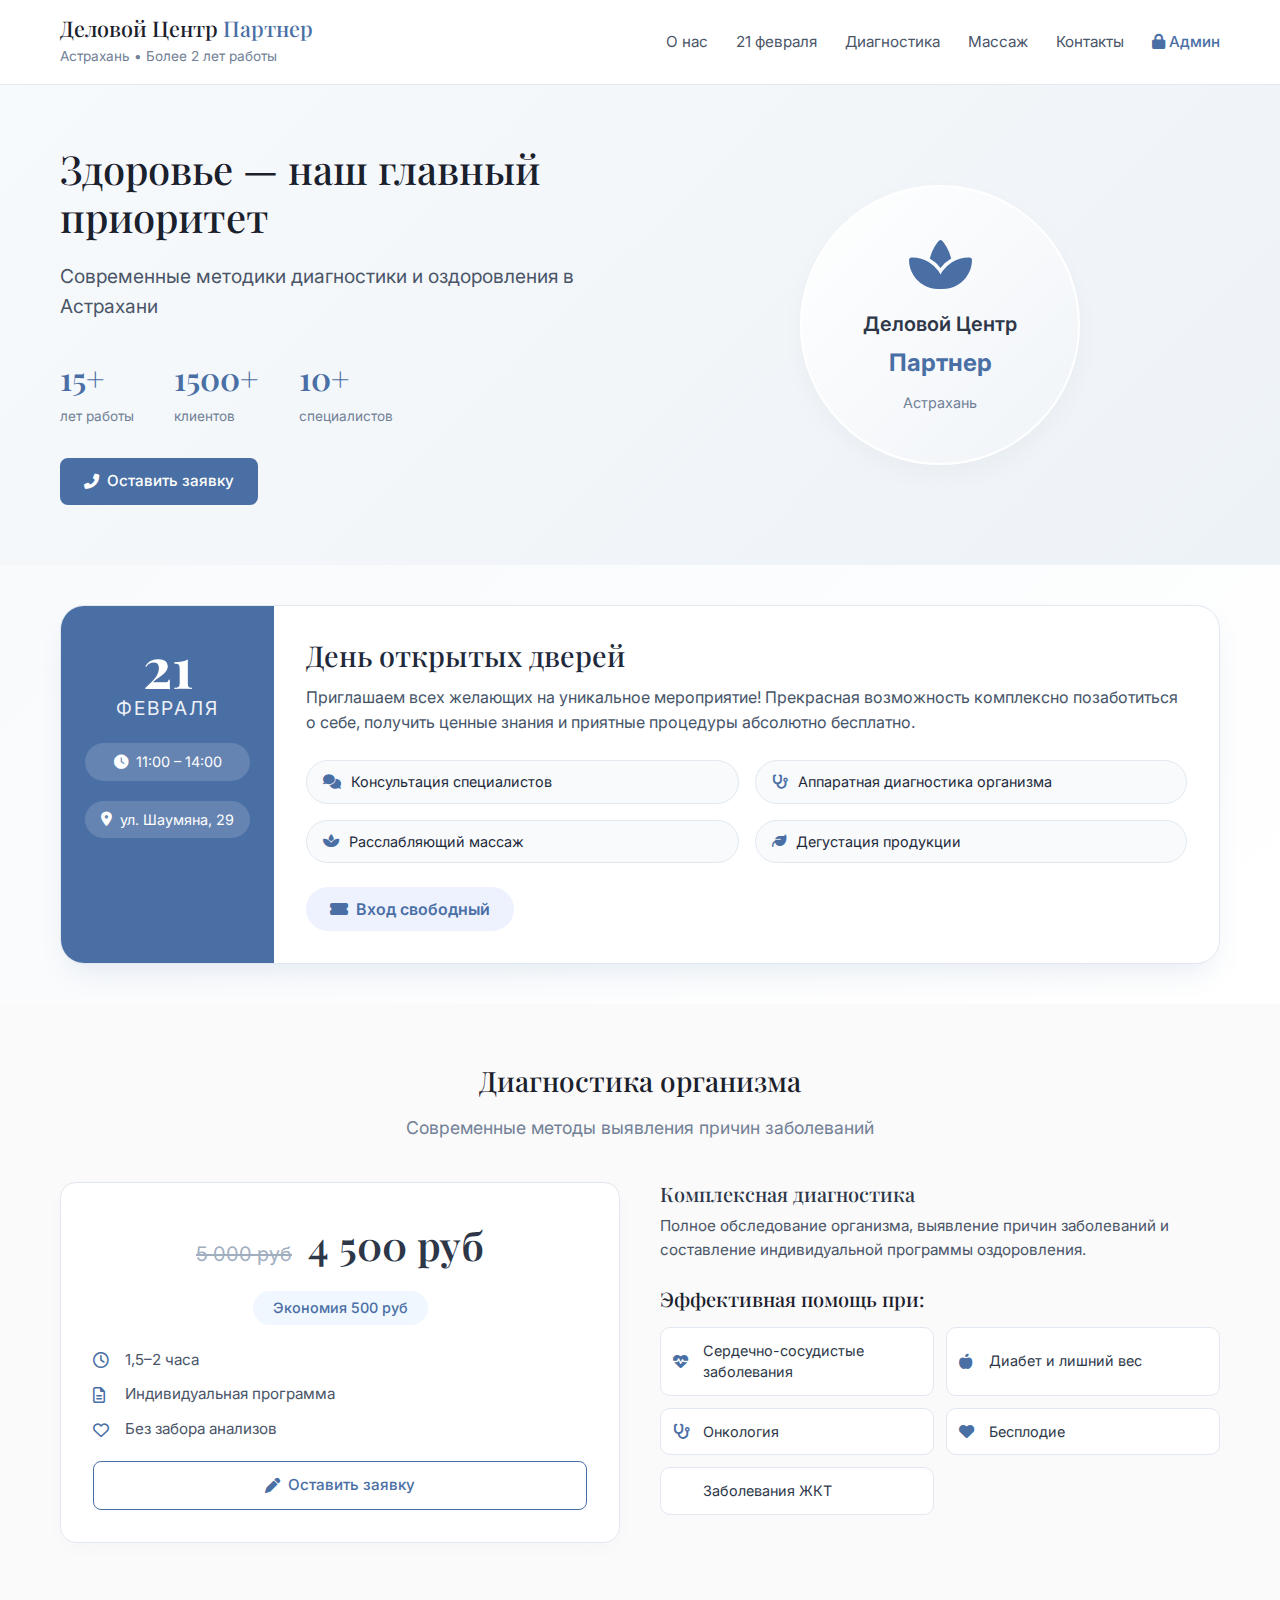
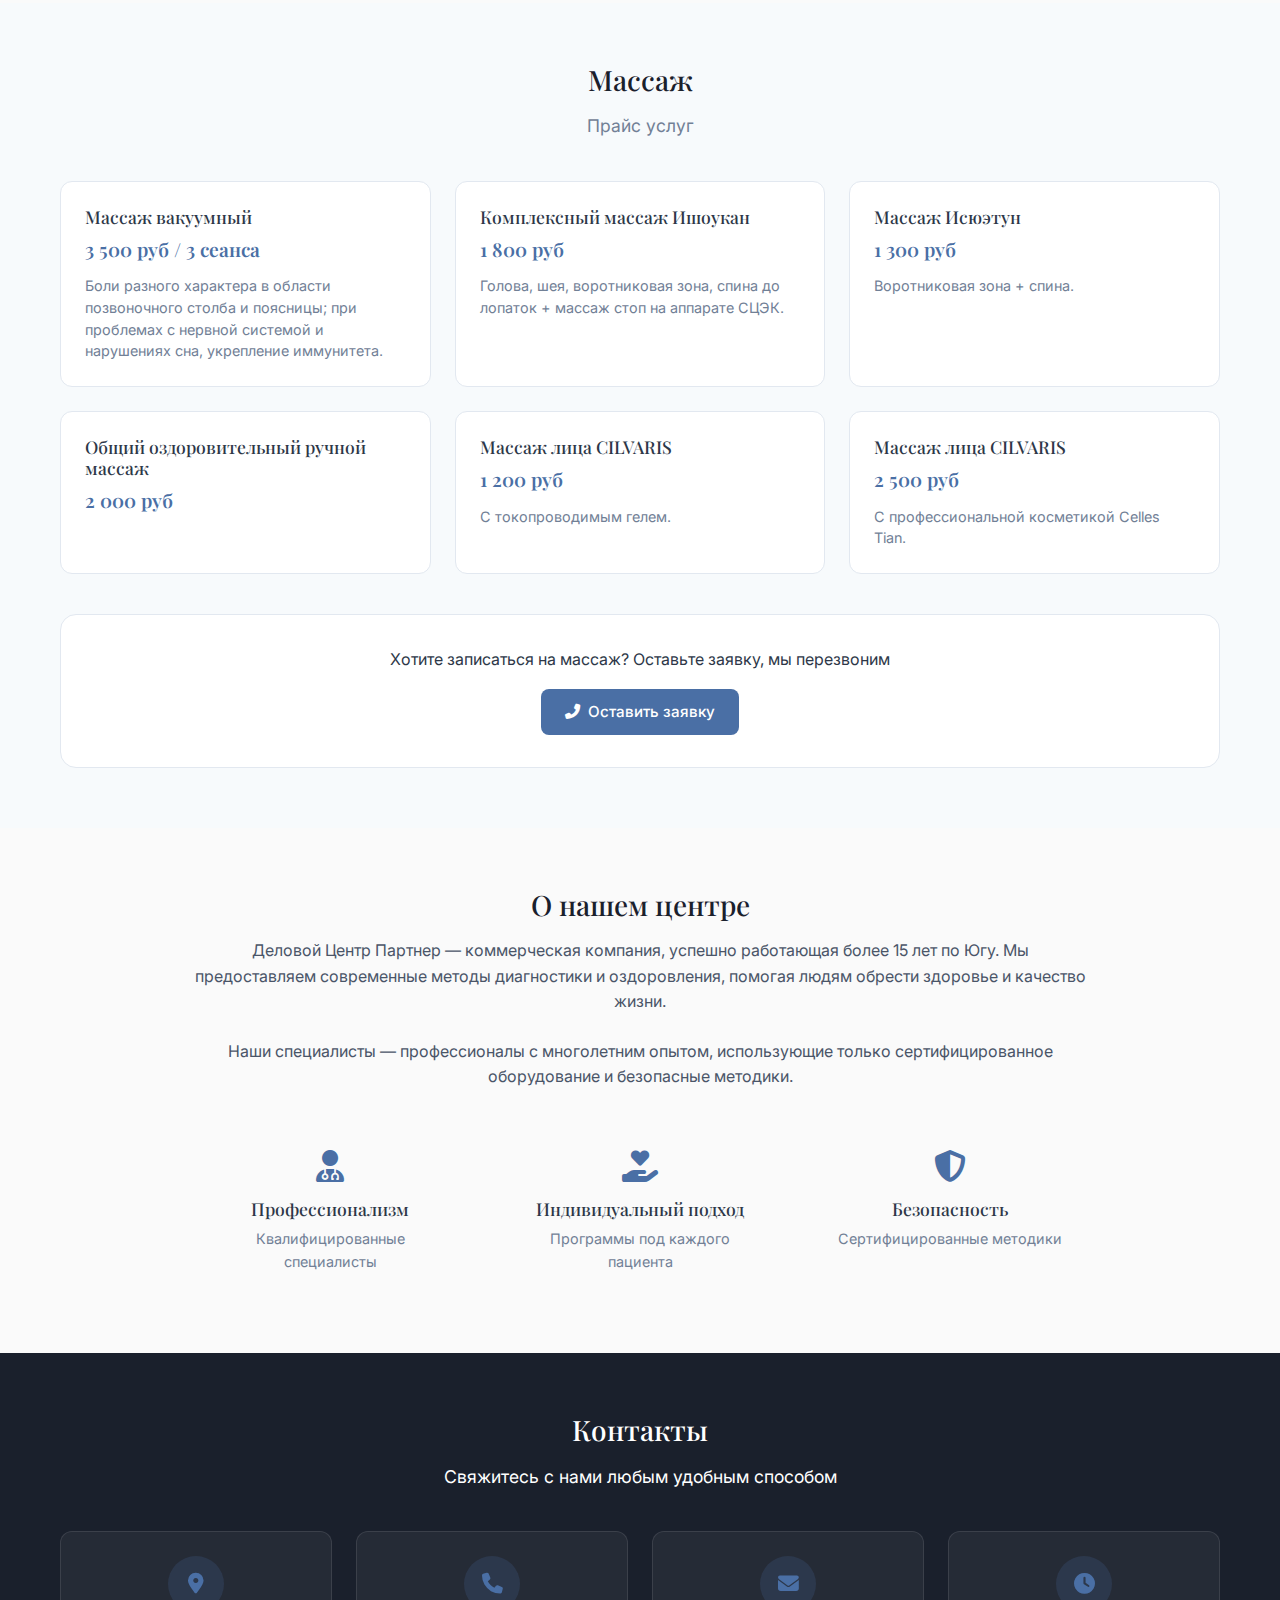
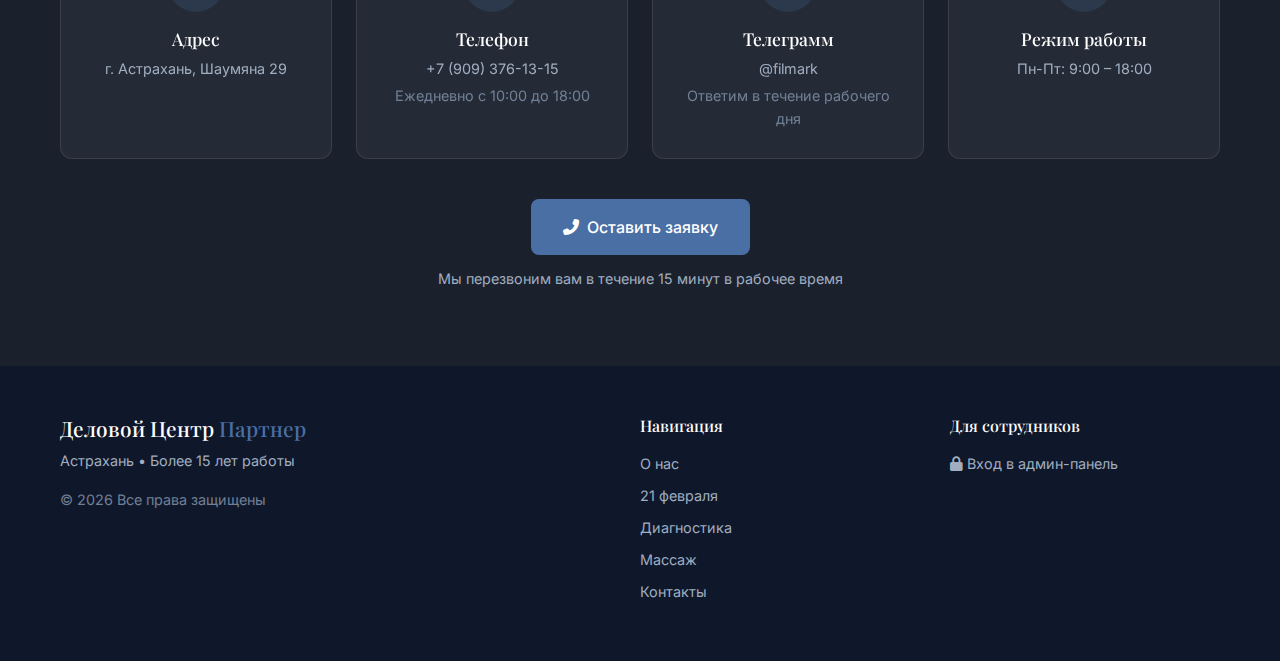
<file: index.html>
<!DOCTYPE html>
<html lang="ru">
<head>
    <meta charset="UTF-8">
    <meta name="viewport" content="width=device-width, initial-scale=1.0">
    <title>Деловой Центр Партнер | Астрахань</title>
    <link rel="icon" href="logo.png" type="image/x-icon">
    <link rel="stylesheet" href="style.css">
    <link rel="stylesheet" href="https://cdnjs.cloudflare.com/ajax/libs/font-awesome/6.4.0/css/all.min.css">
    <link rel="preconnect" href="https://fonts.googleapis.com">
    <link rel="preconnect" href="https://fonts.gstatic.com" crossorigin>
    <link href="https://fonts.googleapis.com/css2?family=Inter:wght@300;400;500;600&family=Playfair+Display:wght@400;500&display=swap" rel="stylesheet">
    <link rel="icon" type="image/x-icon" href="favicon.ico">
</head>
<body>
    <header>
        <div class="container">
            <div class="logo">
                <h1>Деловой Центр <span>Партнер</span></h1>
                <p>Астрахань • Более 2 лет работы</p>
            </div>
            
            <nav class="desktop-nav">
                <ul>
                    <li><a href="#about">О нас</a></li>
                    <li><a href="#event">21 февраля</a></li>
                    <li><a href="#diagnostics">Диагностика</a></li>
                    <li><a href="#massage">Массаж</a></li>
                    <li><a href="#contact">Контакты</a></li>
                    <li><a href="admin.html" class="nav-admin"><i class="fas fa-lock"></i> Админ</a></li>
                </ul>
            </nav>
            
            <button class="mobile-menu-btn">
                <i class="fas fa-bars"></i>
            </button>
        </div>
        
        <div class="mobile-nav">
            <ul>
                <li><a href="#about">О нас</a></li>
                <li><a href="#event">21 февраля</a></li>
                <li><a href="#diagnostics">Диагностика</a></li>
                <li><a href="#massage">Массаж</a></li>
                <li><a href="#contact">Контакты</a></li>
                <li><a href="admin.html"><i class="fas fa-lock"></i> Админ</a></li>
                <li><button class="close-mobile-menu"><i class="fas fa-times"></i></button></li>
            </ul>
        </div>
    </header>

    <section class="hero-section">
        <div class="container">
            <div class="hero-content">
                <div class="hero-text">
                    <h2>Здоровье — наш главный приоритет</h2>
                    <p>Современные методики диагностики и оздоровления в Астрахани</p>
                    <div class="hero-stats">
                        <div class="stat">
                            <span class="stat-number">15+</span>
                            <span class="stat-label">лет работы</span>
                        </div>
                        <div class="stat">
                            <span class="stat-number">1500+</span>
                            <span class="stat-label">клиентов</span>
                        </div>
                        <div class="stat">
                            <span class="stat-number">10+</span>
                            <span class="stat-label">специалистов</span>
                        </div>
                    </div>
                    <div class="hero-buttons">
                        <a href="booking.html" class="btn-primary">
                            <i class="fas fa-phone-alt"></i> Оставить заявку
                        </a>
                    </div>
                </div>
                
                <div class="hero-visual">
                    <div class="circle-placeholder">
                        <div class="circle-content">
                            <i class="fas fa-spa"></i>
                            <p class="circle-title">Деловой Центр</p>
                            <p class="circle-subtitle">Партнер</p>
                            <p class="circle-location">Астрахань</p>
                        </div>
                    </div>
                </div>
            </div>
        </div>
    </section>

    <!-- День открытых дверей -->
<section class="event-section">
    <div class="container">
        <div class="event-card-modern">
            <div class="event-left">
                <div class="event-badge">
                    <span class="event-day">21</span>
                    <span class="event-month">февраля</span>
                </div>
                <div class="event-time">
                    <i class="fas fa-clock"></i> 11:00 – 14:00
                </div>
                <div class="event-place">
                    <i class="fas fa-map-marker-alt"></i> ул. Шаумяна, 29
                </div>
            </div>
            
            <div class="event-right">
                <h2>День открытых дверей</h2>
                <p class="event-intro">Приглашаем всех желающих на уникальное мероприятие! Прекрасная возможность комплексно позаботиться о себе, получить ценные знания и приятные процедуры абсолютно бесплатно.</p>
                
                <div class="event-highlights">
                    <div class="highlight-item">
                        <i class="fas fa-comments"></i>
                        <span>Консультация специалистов</span>
                    </div>
                    <div class="highlight-item">
                        <i class="fas fa-stethoscope"></i>
                        <span>Аппаратная диагностика организма</span>
                    </div>
                    <div class="highlight-item">
                        <i class="fas fa-spa"></i>
                        <span>Расслабляющий массаж</span>
                    </div>
                    <div class="highlight-item">
                        <i class="fas fa-leaf"></i>
                        <span>Дегустация продукции</span>
                    </div>
                </div>
                
                <div class="event-note">
                    <i class="fas fa-ticket-alt"></i> Вход свободный
                </div>
            </div>
        </div>
    </div>
</section>

    <section id="diagnostics" class="section">
        <div class="container">
            <div class="section-header">
                <h2>Диагностика организма</h2>
                <p class="section-subtitle">Современные методы выявления причин заболеваний</p>
            </div>
            
            <div class="diagnostics-content">
                <div class="price-card">
                    <div class="price-header">
                        <div class="price-old">5 000 руб</div>
                        <div class="price-new">4 500 руб</div>
                    </div>
                    <div class="price-discount">Экономия 500 руб</div>
                    <div class="price-features">
                        <div class="feature">
                            <i class="far fa-clock"></i>
                            <span>1,5–2 часа</span>
                        </div>
                        <div class="feature">
                            <i class="far fa-file-alt"></i>
                            <span>Индивидуальная программа</span>
                        </div>
                        <div class="feature">
                            <i class="far fa-heart"></i>
                            <span>Без забора анализов</span>
                        </div>
                    </div>
                    <a href="booking.html" class="btn-outline" style="margin-top: 20px; width: 100%;">
                        <i class="fas fa-pen"></i> Оставить заявку
                    </a>
                </div>
                
                <div class="diagnostics-info">
                    <div class="service-group">
                        <h3>Комплексная диагностика</h3>
                        <p>Полное обследование организма, выявление причин заболеваний и составление индивидуальной программы оздоровления.</p>
                    </div>
                    
                    <h3>Эффективная помощь при:</h3>
                    <div class="conditions-grid">
                        <div class="condition">
                            <i class="fas fa-heartbeat"></i>
                            <span>Сердечно-сосудистые заболевания</span>
                        </div>
                        <div class="condition">
                            <i class="fas fa-apple-alt"></i>
                            <span>Диабет и лишний вес</span>
                        </div>
                        <div class="condition">
                            <i class="fas fa-stethoscope"></i>
                            <span>Онкология</span>
                        </div>
                        <div class="condition">
                            <i class="fas fa-heart"></i>
                            <span>Бесплодие</span>
                        </div>
                        <div class="condition">
                            <i class="fas fa-digestive-tract"></i>
                            <span>Заболевания ЖКТ</span>
                        </div>
                    </div>
                </div>
            </div>
        </div>
    </section>

    <section id="massage" class="section light-bg">
        <div class="container">
            <div class="section-header">
                <h2>Массаж</h2>
                <p class="section-subtitle">Прайс услуг</p>
            </div>
            
            <div class="services-grid">
                <div class="service-card">
                    <h3>Массаж вакуумный</h3>
                    <div class="service-price">3 500 руб / 3 сеанса</div>
                    <p class="service-desc">Боли разного характера в области позвоночного столба и поясницы; при проблемах с нервной системой и нарушениях сна, укрепление иммунитета.</p>
                </div>
                
                <div class="service-card">
                    <h3>Комплексный массаж Ишоукан</h3>
                    <div class="service-price">1 800 руб</div>
                    <p class="service-desc">Голова, шея, воротниковая зона, спина до лопаток + массаж стоп на аппарате СЦЭК.</p>
                </div>
                
                <div class="service-card">
                    <h3>Массаж Исюэтун</h3>
                    <div class="service-price">1 300 руб</div>
                    <p class="service-desc">Воротниковая зона + спина.</p>
                </div>
                
                <div class="service-card">
                    <h3>Общий оздоровительный ручной массаж</h3>
                    <div class="service-price">2 000 руб</div>
                </div>
                
                <div class="service-card">
                    <h3>Массаж лица CILVARIS</h3>
                    <div class="service-price">1 200 руб</div>
                    <p class="service-desc">С токопроводимым гелем.</p>
                </div>
                
                <div class="service-card">
                    <h3>Массаж лица CILVARIS</h3>
                    <div class="service-price">2 500 руб</div>
                    <p class="service-desc">С профессиональной косметикой Celles Tian.</p>
                </div>
            </div>
            
            <div class="services-cta">
                <p>Хотите записаться на массаж? Оставьте заявку, мы перезвоним</p>
                <a href="booking.html" class="btn-primary">
                    <i class="fas fa-phone-alt"></i> Оставить заявку
                </a>
            </div>
        </div>
    </section>

    <section id="about" class="section">
        <div class="container">
            <div class="about-content">
                <div class="about-text">
                    <h2>О нашем центре</h2>
                    <p>Деловой Центр Партнер — коммерческая компания, успешно работающая более 15 лет по Югу. Мы предоставляем современные методы диагностики и оздоровления, помогая людям обрести здоровье и качество жизни.</p>
                    <p>Наши специалисты — профессионалы с многолетним опытом, использующие только сертифицированное оборудование и безопасные методики.</p>
                    
                    <div class="values">
                        <div class="value-item">
                            <i class="fas fa-user-md"></i>
                            <h4>Профессионализм</h4>
                            <p>Квалифицированные специалисты</p>
                        </div>
                        <div class="value-item">
                            <i class="fas fa-hand-holding-heart"></i>
                            <h4>Индивидуальный подход</h4>
                            <p>Программы под каждого пациента</p>
                        </div>
                        <div class="value-item">
                            <i class="fas fa-shield-alt"></i>
                            <h4>Безопасность</h4>
                            <p>Сертифицированные методики</p>
                        </div>
                    </div>
                </div>
            </div>
        </div>
    </section>

    <section id="contact" class="section dark-bg">
        <div class="container">
            <div class="section-header light">
                <h2>Контакты</h2>
                <p class="section-subtitle">Свяжитесь с нами любым удобным способом</p>
            </div>
            
            <div class="contact-grid">
                <div class="contact-info-card">
                    <div class="contact-icon">
                        <i class="fas fa-map-marker-alt"></i>
                    </div>
                    <h3>Адрес</h3>
                    <p>г. Астрахань, Шаумяна 29</p>
                    <p class="contact-note"></p>
                </div>
                
                <div class="contact-info-card">
                    <div class="contact-icon">
                        <i class="fas fa-phone"></i>
                    </div>
                    <h3>Телефон</h3>
                    <p>+7 (909) 376-13-15</p>
                    <p class="contact-note">Ежедневно с 10:00 до 18:00</p>
                </div>
                
                <div class="contact-info-card">
                    <div class="contact-icon">
                        <i class="fas fa-envelope"></i>
                    </div>
                    <h3>Телеграмм</h3>
                    <p>@filmark</p>
                    <p class="contact-note">Ответим в течение рабочего дня</p>
                </div>
                
                <div class="contact-info-card">
                    <div class="contact-icon">
                        <i class="fas fa-clock"></i>
                    </div>
                    <h3>Режим работы</h3>
                    <p>Пн-Пт: 9:00 – 18:00</p>
                </div>
            </div>
            
            <div class="contact-cta">
                <a href="booking.html" class="btn-primary btn-large">
                    <i class="fas fa-phone-alt"></i> Оставить заявку
                </a>
                <p>Мы перезвоним вам в течение 15 минут в рабочее время</p>
            </div>
        </div>
    </section>

    <footer>
        <div class="container">
            <div class="footer-content">
                <div class="footer-logo">
                    <h3>Деловой Центр <span>Партнер</span></h3>
                    <p>Астрахань • Более 15 лет работы</p>
                    <p class="footer-copyright">© 2026 Все права защищены</p>
                </div>
                
                <div class="footer-links">
                    <h4>Навигация</h4>
                    <ul>
                        <li><a href="#about">О нас</a></li>
                        <li><a href="#event">21 февраля</a></li>
                        <li><a href="#diagnostics">Диагностика</a></li>
                        <li><a href="#massage">Массаж</a></li>
                        <li><a href="#contact">Контакты</a></li>
                    </ul>
                </div>
                
                <div class="footer-admin">
                    <h4>Для сотрудников</h4>
                    <a href="admin.html" class="admin-link">
                        <i class="fas fa-lock"></i> Вход в админ-панель
                    </a>
                </div>
            </div>
        </div>
    </footer>

    <script src="script.js"></script>
</body>
</html>
</file>
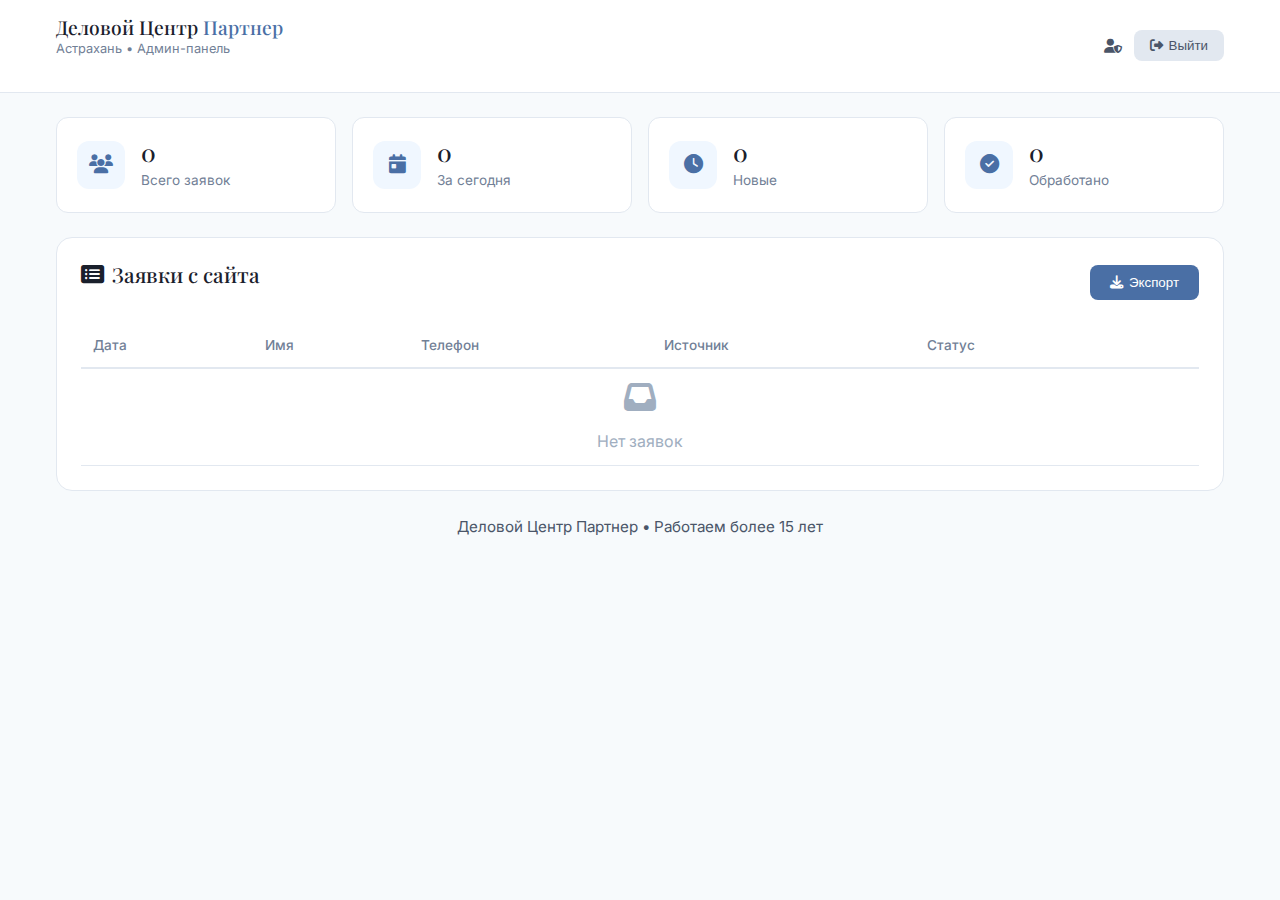
<file: admin-panel.html>
<!DOCTYPE html>
<html lang="ru">
<head>
    <meta charset="UTF-8">
    <meta name="viewport" content="width=device-width, initial-scale=1.0, maximum-scale=1.0, user-scalable=yes">
    <title>Управление заявками | Деловой Центр Партнер</title>
    <link rel="stylesheet" href="style.css">
    <link rel="stylesheet" href="https://cdnjs.cloudflare.com/ajax/libs/font-awesome/6.4.0/css/all.min.css">
    <link rel="preconnect" href="https://fonts.googleapis.com">
    <link rel="preconnect" href="https://fonts.gstatic.com" crossorigin>
    <link href="https://fonts.googleapis.com/css2?family=Inter:wght@300;400;500;600&family=Playfair+Display:wght@400;500&display=swap" rel="stylesheet">
    <style>
        * {
            margin: 0;
            padding: 0;
            box-sizing: border-box;
        }
        
        body {
            font-family: 'Inter', sans-serif;
            background: #f7fafc;
            color: #2d3748;
        }
        
        .admin-header {
            background: white;
            border-bottom: 1px solid #e2e8f0;
            padding: 16px 0;
            position: sticky;
            top: 0;
            z-index: 100;
        }
        
        .admin-header .container {
            display: flex;
            justify-content: space-between;
            align-items: center;
            max-width: 1200px;
            margin: 0 auto;
            padding: 0 16px;
        }
        
        .admin-logo h1 {
            font-size: 1.2rem;
        }
        
        .admin-logo h1 span {
            color: #4a6fa5;
        }
        
        .admin-logo p {
            font-size: 0.8rem;
            color: #718096;
        }
        
        .admin-user {
            display: flex;
            align-items: center;
            gap: 12px;
        }
        
        .admin-user span {
            color: #4a5568;
            font-size: 0.9rem;
        }
        
        .logout-btn {
            padding: 8px 16px;
            background: #e2e8f0;
            border: none;
            border-radius: 8px;
            color: #4a5568;
            cursor: pointer;
            transition: all 0.2s ease;
            display: flex;
            align-items: center;
            gap: 6px;
        }
        
        .logout-btn:hover {
            background: #cbd5e0;
        }
        
        .admin-main {
            padding: 24px 16px;
            max-width: 1200px;
            margin: 0 auto;
        }
        
        .stats-grid {
            display: grid;
            grid-template-columns: repeat(4, 1fr);
            gap: 16px;
            margin-bottom: 24px;
        }
        
        @media (max-width: 768px) {
            .stats-grid {
                grid-template-columns: repeat(2, 1fr);
            }
        }
        
        @media (max-width: 480px) {
            .stats-grid {
                grid-template-columns: 1fr;
            }
        }
        
        .stat-card {
            background: white;
            border-radius: 12px;
            padding: 20px;
            border: 1px solid #e2e8f0;
            display: flex;
            align-items: center;
            gap: 16px;
        }
        
        .stat-icon {
            width: 48px;
            height: 48px;
            background: #f0f7ff;
            border-radius: 12px;
            display: flex;
            align-items: center;
            justify-content: center;
            color: #4a6fa5;
            font-size: 1.2rem;
        }
        
        .stat-info h3 {
            font-size: 1.5rem;
            margin-bottom: 4px;
        }
        
        .stat-info p {
            color: #718096;
            font-size: 0.85rem;
            margin: 0;
        }
        
        .leads-section {
            background: white;
            border-radius: 16px;
            padding: 24px;
            border: 1px solid #e2e8f0;
        }
        
        .section-header {
            display: flex;
            justify-content: space-between;
            align-items: center;
            margin-bottom: 20px;
            flex-wrap: wrap;
            gap: 16px;
        }
        
        .section-header h2 {
            display: flex;
            align-items: center;
            gap: 8px;
            font-size: 1.3rem;
        }
        
        .export-btn {
            padding: 10px 20px;
            background: #4a6fa5;
            color: white;
            border: none;
            border-radius: 8px;
            cursor: pointer;
            display: flex;
            align-items: center;
            gap: 6px;
        }
        
        .leads-table {
            width: 100%;
            border-collapse: collapse;
        }
        
        .leads-table th {
            text-align: left;
            padding: 12px;
            color: #718096;
            font-weight: 500;
            font-size: 0.85rem;
            border-bottom: 2px solid #e2e8f0;
        }
        
        .leads-table td {
            padding: 12px;
            border-bottom: 1px solid #e2e8f0;
        }
        
        .status-badge {
            display: inline-block;
            padding: 4px 12px;
            border-radius: 20px;
            font-size: 0.75rem;
            font-weight: 500;
        }
        
        .status-new {
            background: #ebf8ff;
            color: #2b6cb0;
        }
        
        .delete-btn {
            padding: 6px;
            background: none;
            border: none;
            color: #a0aec0;
            cursor: pointer;
            transition: color 0.2s ease;
        }
        
        .delete-btn:hover {
            color: #e53e3e;
        }
        
        .empty-state {
            text-align: center;
            padding: 40px;
            color: #a0aec0;
        }
        
        .footer {
            text-align: center;
            margin-top: 24px;
            color: #a0aec0;
            font-size: 0.85rem;
        }
        
        @media (max-width: 768px) {
            .leads-table {
                display: block;
                overflow-x: auto;
                white-space: nowrap;
            }
        }
    </style>
</head>
<body>
    <header class="admin-header">
        <div class="container">
            <div class="admin-logo">
                <h1>Деловой Центр <span>Партнер</span></h1>
                <p>Астрахань • Админ-панель</p>
            </div>
            <div class="admin-user">
                <span><i class="fas fa-user-shield"></i></span>
                <button class="logout-btn" onclick="window.location.href='admin.html'">
                    <i class="fas fa-sign-out-alt"></i> Выйти
                </button>
            </div>
        </div>
    </header>
    
    <main class="admin-main">
        <div class="stats-grid">
            <div class="stat-card">
                <div class="stat-icon">
                    <i class="fas fa-users"></i>
                </div>
                <div class="stat-info">
                    <h3 id="totalLeads">0</h3>
                    <p>Всего заявок</p>
                </div>
            </div>
            <div class="stat-card">
                <div class="stat-icon">
                    <i class="fas fa-calendar-day"></i>
                </div>
                <div class="stat-info">
                    <h3 id="todayLeads">0</h3>
                    <p>За сегодня</p>
                </div>
            </div>
            <div class="stat-card">
                <div class="stat-icon">
                    <i class="fas fa-clock"></i>
                </div>
                <div class="stat-info">
                    <h3 id="newLeads">0</h3>
                    <p>Новые</p>
                </div>
            </div>
            <div class="stat-card">
                <div class="stat-icon">
                    <i class="fas fa-check-circle"></i>
                </div>
                <div class="stat-info">
                    <h3 id="processedLeads">0</h3>
                    <p>Обработано</p>
                </div>
            </div>
        </div>
        
        <div class="leads-section">
            <div class="section-header">
                <h2><i class="fas fa-list-alt"></i> Заявки с сайта</h2>
                <button class="export-btn" id="exportBtn">
                    <i class="fas fa-download"></i> Экспорт
                </button>
            </div>
            
            <div class="leads-table-container">
                <table class="leads-table">
                    <thead>
                        <tr>
                            <th>Дата</th>
                            <th>Имя</th>
                            <th>Телефон</th>
                            <th>Источник</th>
                            <th>Статус</th>
                            <th></th>
                        </tr>
                    </thead>
                    <tbody id="leadsTable">
                    </tbody>
                </table>
            </div>
        </div>
        
        <div class="footer">
            <p>Деловой Центр Партнер • Работаем более 15 лет</p>
        </div>
    </main>
    
    <script>
        function loadLeads() {
            const leads = JSON.parse(localStorage.getItem('partnerLeads')) || [];
            const tableBody = document.getElementById('leadsTable');
            
            if (leads.length === 0) {
                tableBody.innerHTML = '<tr><td colspan="6" class="empty-state"><i class="fas fa-inbox" style="font-size: 2rem; margin-bottom: 16px; display: block;"></i>Нет заявок</td></tr>';
                updateStats(leads);
                return;
            }
            
            let html = '';
            leads.reverse().forEach(lead => {
                html += `
                    <tr>
                        <td>${lead.date || new Date().toLocaleString('ru-RU')}</td>
                        <td>${lead.name}</td>
                        <td>${lead.phone}</td>
                        <td>${lead.source || 'Сайт'}</td>
                        <td><span class="status-badge status-new">${lead.status || 'Новая'}</span></td>
                        <td><button class="delete-btn" onclick="deleteLead(${lead.id})"><i class="fas fa-trash"></i></button></td>
                    </tr>
                `;
            });
            
            tableBody.innerHTML = html;
            updateStats(leads);
        }
        
        function updateStats(leads) {
            document.getElementById('totalLeads').textContent = leads.length;
            
            const today = new Date().toLocaleDateString('ru-RU');
            const todayLeads = leads.filter(lead => (lead.date || '').includes(today)).length;
            document.getElementById('todayLeads').textContent = todayLeads;
            
            const newLeads = leads.filter(lead => (lead.status || 'Новая') === 'Новая').length;
            document.getElementById('newLeads').textContent = newLeads;
            
            const processed = leads.filter(lead => lead.status === 'Выполнена' || lead.status === 'Подтверждена').length;
            document.getElementById('processedLeads').textContent = processed;
        }
        
        window.deleteLead = function(id) {
            if (confirm('Удалить заявку?')) {
                let leads = JSON.parse(localStorage.getItem('partnerLeads')) || [];
                leads = leads.filter(l => l.id !== id);
                localStorage.setItem('partnerLeads', JSON.stringify(leads));
                loadLeads();
            }
        };
        
        document.getElementById('exportBtn').addEventListener('click', function() {
            const leads = JSON.parse(localStorage.getItem('partnerLeads')) || [];
            if (leads.length === 0) return;
            
            let csv = 'Дата,Имя,Телефон,Источник,Статус\n';
            leads.forEach(lead => {
                csv += `"${lead.date || ''}","${lead.name}","${lead.phone}","${lead.source || 'Сайт'}","${lead.status || 'Новая'}"\n`;
            });
            
            const blob = new Blob(['\uFEFF' + csv], { type: 'text/csv;charset=utf-8;' });
            const url = URL.createObjectURL(blob);
            const a = document.createElement('a');
            a.href = url;
            a.download = `zayavki_${new Date().toLocaleDateString('ru-RU')}.csv`;
            a.click();
        });
        
        loadLeads();
    </script>
</body>
</html>
</file>
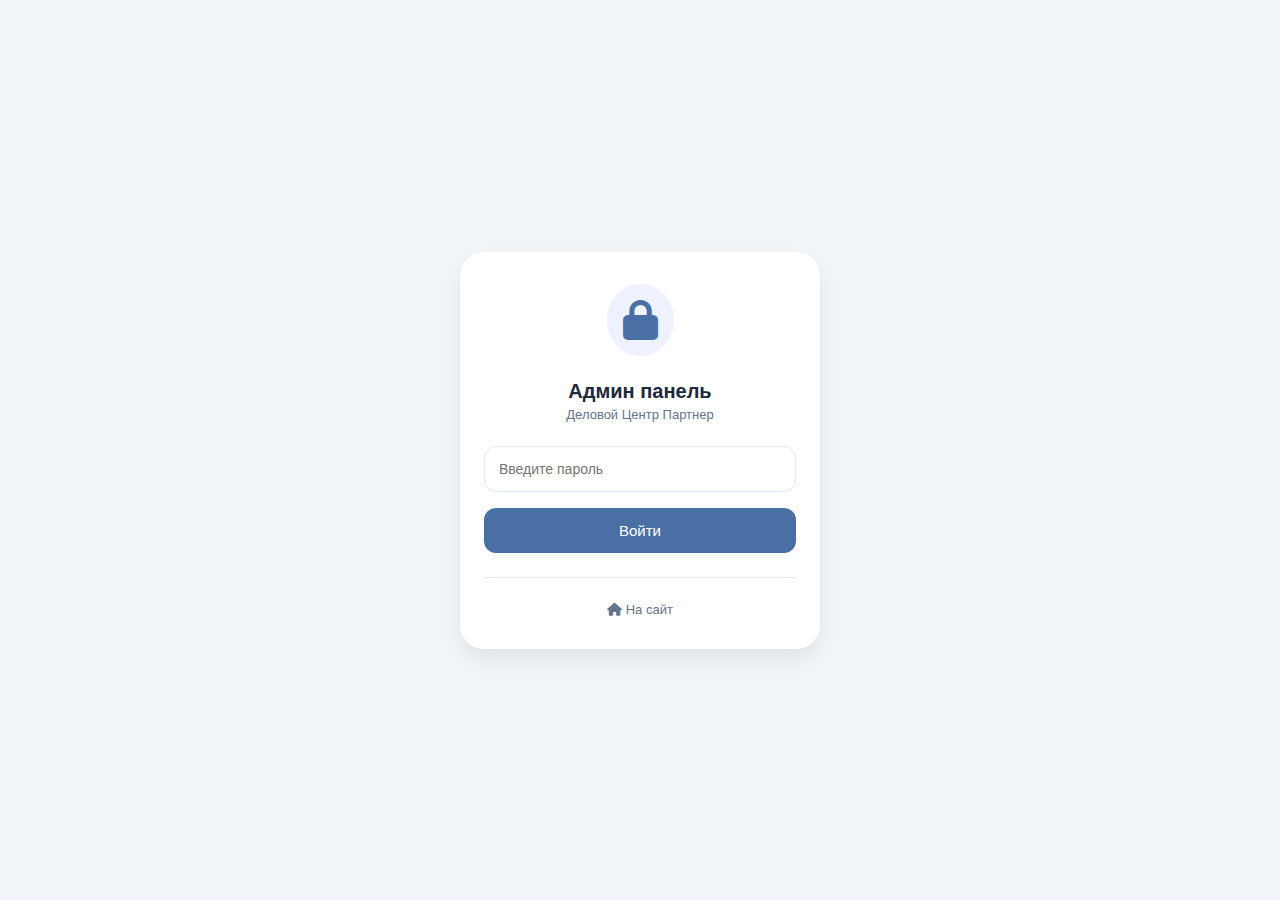
<file: admin.html>
<!DOCTYPE html>
<html lang="ru">
<head>
    <meta charset="UTF-8">
    <meta name="viewport" content="width=device-width, initial-scale=1.0, maximum-scale=1.0, user-scalable=yes">
    <title>Админ панель</title>
    <style>
        * {
            margin: 0;
            padding: 0;
            box-sizing: border-box;
            font-family: -apple-system, BlinkMacSystemFont, 'Segoe UI', Roboto, sans-serif;
        }
        
        body {
            background: #f1f5f9;
            min-height: 100vh;
            display: flex;
            align-items: center;
            justify-content: center;
            padding: 12px;
        }
        
        .admin-login {
            width: 100%;
            max-width: 360px;
            background: white;
            border-radius: 24px;
            padding: 32px 24px;
            box-shadow: 0 10px 25px -5px rgba(0,0,0,0.1);
        }
        
        .admin-icon {
            text-align: center;
            margin-bottom: 24px;
        }
        
        .admin-icon i {
            font-size: 40px;
            color: #4a6fa5;
            background: #eef2ff;
            padding: 16px;
            border-radius: 50%;
        }
        
        .admin-title {
            text-align: center;
            font-size: 20px;
            font-weight: 600;
            color: #1e293b;
            margin-bottom: 4px;
        }
        
        .admin-subtitle {
            text-align: center;
            font-size: 13px;
            color: #64748b;
            margin-bottom: 24px;
        }
        
        .admin-input {
            width: 100%;
            padding: 14px;
            border: 1.5px solid #e2e8f0;
            border-radius: 12px;
            font-size: 14px;
            margin-bottom: 16px;
        }
        
        .admin-input:focus {
            outline: none;
            border-color: #4a6fa5;
        }
        
        .admin-btn {
            width: 100%;
            padding: 14px;
            background: #4a6fa5;
            color: white;
            border: none;
            border-radius: 12px;
            font-size: 15px;
            font-weight: 500;
            cursor: pointer;
        }
        
        .admin-note {
            text-align: center;
            font-size: 12px;
            color: #94a3b8;
            margin-top: 16px;
        }
        
        .admin-links {
            display: flex;
            justify-content: center;
            gap: 24px;
            margin-top: 24px;
            padding-top: 24px;
            border-top: 1px solid #e2e8f0;
        }
        
        .admin-links a {
            color: #64748b;
            text-decoration: none;
            font-size: 13px;
        }
        
        @media (max-width: 480px) {
            .admin-login {
                padding: 24px 16px;
            }
            
            .admin-title {
                font-size: 18px;
            }
            
            .admin-subtitle {
                font-size: 12px;
            }
            
            .admin-input, .admin-btn {
                padding: 12px;
                font-size: 13px;
            }
        }
    </style>
    <link rel="stylesheet" href="https://cdnjs.cloudflare.com/ajax/libs/font-awesome/6.4.0/css/all.min.css">
</head>
<body>
    <div class="admin-login">
        <div class="admin-icon">
            <i class="fas fa-lock"></i>
        </div>
        <div class="admin-title">Админ панель</div>
        <div class="admin-subtitle">Деловой Центр Партнер</div>
        
        <form onsubmit="event.preventDefault(); if(this.password.value === 'FrQfttW376') window.location.href='admin-panel.html'; else alert('Неверный пароль')">
            <input type="password" name="password" class="admin-input" placeholder="Введите пароль" required>
            <button type="submit" class="admin-btn">Войти</button>
        </form>
        
        
        <div class="admin-links">
            <a href="index.html"><i class="fas fa-home"></i> На сайт</a>
        </div>
    </div>
</body>
</html>
</file>
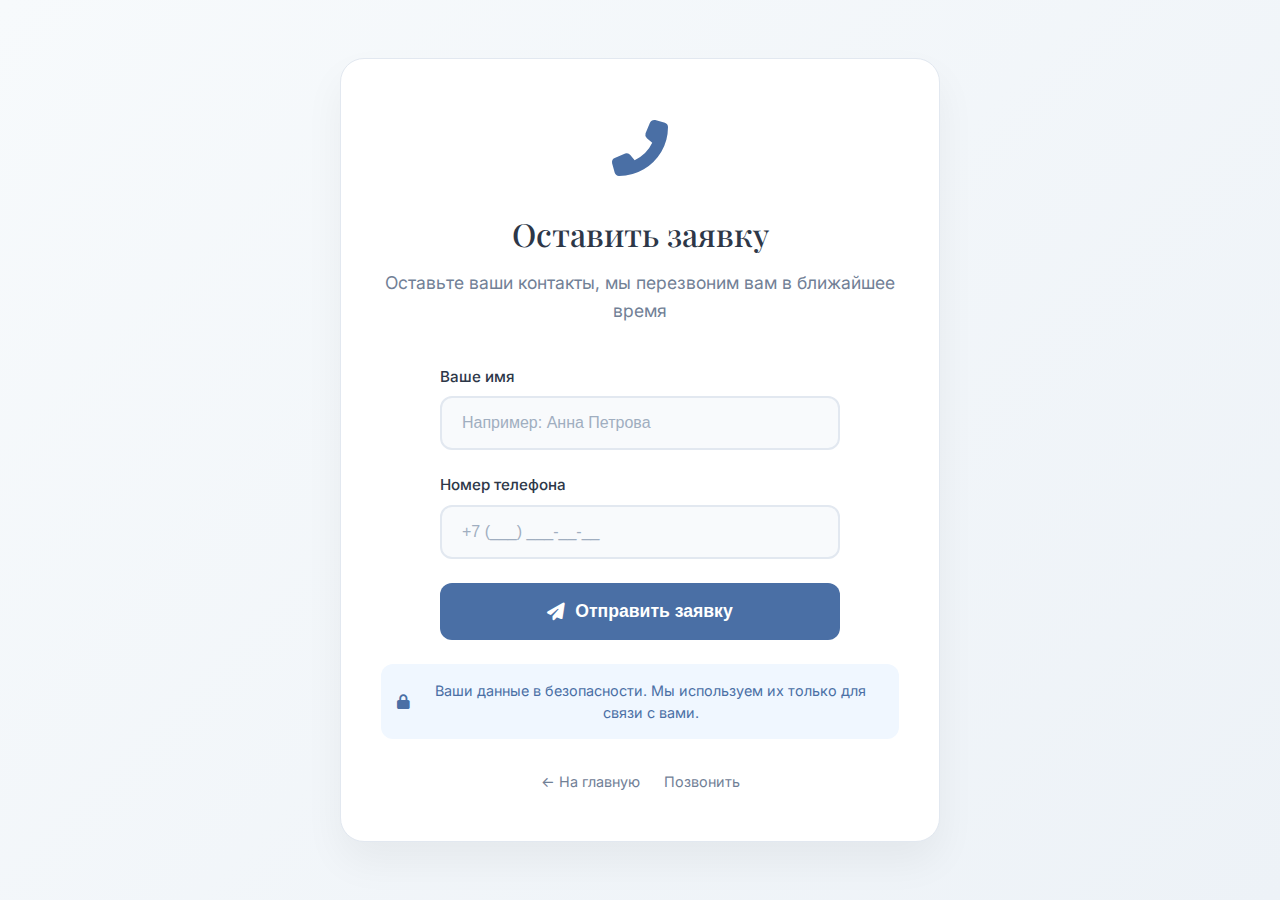
<file: booking.html>
<!DOCTYPE html>
<html lang="ru">
<head>
    <meta charset="UTF-8">
    <meta name="viewport" content="width=device-width, initial-scale=1.0">
    <title>Оставить заявку | Деловой Центр Партнер</title>
    <link rel="stylesheet" href="style.css">
    <link rel="stylesheet" href="https://cdnjs.cloudflare.com/ajax/libs/font-awesome/6.4.0/css/all.min.css">
    <link rel="preconnect" href="https://fonts.googleapis.com">
    <link rel="preconnect" href="https://fonts.gstatic.com" crossorigin>
    <link href="https://fonts.googleapis.com/css2?family=Inter:wght@300;400;500;600&family=Playfair+Display:wght@400;500&display=swap" rel="stylesheet">
    <style>
        .booking-page {
            background: linear-gradient(135deg, #f7fafc 0%, #edf2f7 100%);
            min-height: 100vh;
            display: flex;
            align-items: center;
            justify-content: center;
            padding: 40px 20px;
        }
        
        .booking-container {
            max-width: 600px;
            width: 100%;
        }
        
        .booking-card {
            background-color: white;
            border-radius: 24px;
            padding: 48px 40px;
            box-shadow: 0 20px 40px rgba(0, 0, 0, 0.05);
            border: 1px solid #e2e8f0;
            text-align: center;
        }
        
        .booking-icon {
            font-size: 3.5rem;
            color: #4a6fa5;
            margin-bottom: 24px;
        }
        
        .booking-card h1 {
            font-size: 2rem;
            margin-bottom: 16px;
            color: #2d3748;
        }
        
        .booking-subtitle {
            color: #718096;
            font-size: 1.1rem;
            margin-bottom: 40px;
        }
        
        .booking-form {
            max-width: 400px;
            margin: 0 auto;
            text-align: left;
        }
        
        .form-group {
            margin-bottom: 24px;
        }
        
        .form-group label {
            display: block;
            margin-bottom: 8px;
            font-weight: 500;
            color: #2d3748;
            font-size: 0.95rem;
        }
        
        .form-group input {
            width: 100%;
            padding: 16px 20px;
            border: 2px solid #e2e8f0;
            border-radius: 12px;
            font-size: 1rem;
            transition: all 0.2s ease;
            background-color: #f8fafc;
        }
        
        .form-group input:focus {
            outline: none;
            border-color: #4a6fa5;
            background-color: white;
            box-shadow: 0 0 0 4px rgba(74, 111, 165, 0.1);
        }
        
        .form-group input::placeholder {
            color: #a0aec0;
        }
        
        .btn-booking {
            width: 100%;
            padding: 18px;
            background-color: #4a6fa5;
            color: white;
            border: none;
            border-radius: 12px;
            font-size: 1.1rem;
            font-weight: 600;
            cursor: pointer;
            transition: all 0.2s ease;
            margin-top: 16px;
            display: flex;
            align-items: center;
            justify-content: center;
            gap: 10px;
        }
        
        .btn-booking:hover {
            background-color: #3d5c8a;
            transform: translateY(-2px);
            box-shadow: 0 10px 20px rgba(74, 111, 165, 0.2);
        }
        
        .booking-note {
            margin-top: 24px;
            padding: 16px;
            background-color: #f0f7ff;
            border-radius: 12px;
            color: #4a6fa5;
            font-size: 0.9rem;
            display: flex;
            align-items: center;
            justify-content: center;
            gap: 8px;
        }
        
        .booking-footer-links {
            margin-top: 32px;
            display: flex;
            justify-content: center;
            gap: 24px;
        }
        
        .booking-footer-links a {
            color: #718096;
            text-decoration: none;
            font-size: 0.9rem;
            transition: color 0.2s ease;
        }
        
        .booking-footer-links a:hover {
            color: #4a6fa5;
        }
        
        .success-message {
            display: none;
            text-align: center;
            padding: 20px 0;
        }
        
        .success-message.show {
            display: block;
        }
        
        .success-icon {
            font-size: 4rem;
            color: #48bb78;
            margin-bottom: 24px;
        }
        
        .success-message h2 {
            color: #2d3748;
            margin-bottom: 16px;
        }
        
        .success-message p {
            color: #718096;
            margin-bottom: 32px;
        }
        
        .back-link {
            display: inline-block;
            color: #4a6fa5;
            text-decoration: none;
            font-weight: 500;
            margin-top: 24px;
        }
        
        @media (max-width: 640px) {
            .booking-card {
                padding: 32px 24px;
            }
            
            .booking-card h1 {
                font-size: 1.75rem;
            }
        }
    </style>
</head>
<body>
    <div class="booking-page">
        <div class="booking-container">
            <div class="booking-card" id="bookingFormContainer">
                <div class="booking-icon">
                    <i class="fas fa-phone-alt"></i>
                </div>
                <h1>Оставить заявку</h1>
                <p class="booking-subtitle">Оставьте ваши контакты, мы перезвоним вам в ближайшее время</p>
                
                <form id="leadForm" class="booking-form">
                    <div class="form-group">
                        <label for="name">Ваше имя</label>
                        <input type="text" id="name" name="name" required placeholder="Например: Анна Петрова">
                    </div>
                    
                    <div class="form-group">
                        <label for="phone">Номер телефона</label>
                        <input type="tel" id="phone" name="phone" required placeholder="+7 (___) ___-__-__">
                    </div>
                    
                    <button type="submit" class="btn-booking">
                        <i class="fas fa-paper-plane"></i> Отправить заявку
                    </button>
                </form>
                
                <div class="booking-note">
                    <i class="fas fa-lock"></i>
                    <span>Ваши данные в безопасности. Мы используем их только для связи с вами.</span>
                </div>
                
                <div class="booking-footer-links">
                    <a href="index.html">← На главную</a>
                    <a href="tel:+78512123456">Позвонить</a>
                </div>
            </div>
            
            <div class="booking-card" id="successMessageContainer" style="display: none;">
                <div class="success-icon">
                    <i class="fas fa-check-circle"></i>
                </div>
                <h2>Спасибо за заявку!</h2>
                <p>Мы получили ваши контакты и свяжемся с вами в ближайшее время.</p>
                <div style="margin: 24px 0; padding: 16px; background-color: #f8fafc; border-radius: 12px; text-align: left;" id="submittedInfo">
                </div>
                <a href="index.html" class="btn-booking" style="background-color: #718096; margin-top: 16px;">
                    <i class="fas fa-home"></i> Вернуться на главную
                </a>
                <button onclick="location.reload()" class="back-link" style="background: none; border: none; cursor: pointer; margin-top: 16px;">
                    ← Оставить еще заявку
                </button>
            </div>
        </div>
    </div>
    
    <script>
        document.addEventListener('DOMContentLoaded', function() {
            const form = document.getElementById('leadForm');
            const nameInput = document.getElementById('name');
            const phoneInput = document.getElementById('phone');
            const formContainer = document.getElementById('bookingFormContainer');
            const successContainer = document.getElementById('successMessageContainer');
            const submittedInfo = document.getElementById('submittedInfo');
            
            phoneInput.addEventListener('input', function(e) {
                let x = e.target.value.replace(/\D/g, '').match(/(\d{0,1})(\d{0,3})(\d{0,3})(\d{0,2})(\d{0,2})/);
                if (x) {
                    e.target.value = !x[2] ? x[1] : '+7 (' + x[2] + ') ' + x[3] + (x[4] ? '-' + x[4] : '') + (x[5] ? '-' + x[5] : '');
                }
            });
            
            form.addEventListener('submit', function(e) {
                e.preventDefault();
                
                const name = nameInput.value.trim();
                const phone = phoneInput.value.trim();
                
                if (!name) {
                    alert('Пожалуйста, введите ваше имя');
                    return;
                }
                
                if (!phone || phone.length < 16) {
                    alert('Пожалуйста, введите корректный номер телефона');
                    return;
                }
                
                const lead = {
                    id: Date.now(),
                    date: new Date().toLocaleString('ru-RU'),
                    name: name,
                    phone: phone,
                    source: 'Сайт',
                    status: 'Новая'
                };
                
                let leads = JSON.parse(localStorage.getItem('partnerLeads')) || [];
                leads.push(lead);
                localStorage.setItem('partnerLeads', JSON.stringify(leads));
                
                let leadsList = JSON.parse(localStorage.getItem('partnerLeadsList')) || [];
                leadsList.push({
                    id: lead.id,
                    timestamp: new Date().toISOString(),
                    date: lead.date,
                    name: name,
                    phone: phone,
                    service: 'Заявка с сайта',
                    status: 'Новая'
                });
                localStorage.setItem('partnerLeadsList', JSON.stringify(leadsList));
                
                submittedInfo.innerHTML = `
                    <p style="margin-bottom: 8px;"><strong>Имя:</strong> ${name}</p>
                    <p style="margin-bottom: 0;"><strong>Телефон:</strong> ${phone}</p>
                `;
                
                formContainer.style.display = 'none';
                successContainer.style.display = 'block';
                
                nameInput.value = '';
                phoneInput.value = '';
            });
        });
    </script>
</body>
</html>
</file>
<file: style.css>
* {
    margin: 0;
    padding: 0;
    box-sizing: border-box;
}

html {
    scroll-behavior: smooth;
    overflow-x: hidden;
    width: 100%;
    -webkit-text-size-adjust: 100%;
}

body {
    font-family: 'Inter', -apple-system, BlinkMacSystemFont, sans-serif;
    line-height: 1.5;
    color: #2d3748;
    background-color: #fafafa;
    overflow-x: hidden;
    width: 100%;
    min-height: 100vh;
}

.container {
    width: 100%;
    max-width: 1200px;
    margin: 0 auto;
    padding: 0 20px;
}

@media (max-width: 768px) {
    .container {
        padding: 0 16px;
    }
}

h1, h2, h3, h4 {
    font-family: 'Playfair Display', serif;
    font-weight: 500;
    line-height: 1.2;
    color: #1a202c;
}

h1 {
    font-size: 1.35rem;
}

@media (max-width: 768px) {
    h1 {
        font-size: 1.2rem;
    }
}

h2 {
    font-size: 1.75rem;
    margin-bottom: 16px;
}

@media (max-width: 768px) {
    h2 {
        font-size: 1.5rem;
        margin-bottom: 12px;
    }
}

h3 {
    font-size: 1.25rem;
    margin-bottom: 12px;
}

@media (max-width: 768px) {
    h3 {
        font-size: 1.1rem;
        margin-bottom: 8px;
    }
}

p {
    margin-bottom: 16px;
    color: #4a5568;
    font-size: 0.95rem;
    line-height: 1.6;
}

@media (max-width: 768px) {
    p {
        font-size: 0.9rem;
        margin-bottom: 12px;
    }
}

.btn-primary, .btn-secondary, .btn-outline {
    display: inline-flex;
    align-items: center;
    justify-content: center;
    padding: 12px 24px;
    border-radius: 8px;
    font-weight: 500;
    font-size: 0.95rem;
    cursor: pointer;
    transition: all 0.2s ease;
    border: none;
    text-decoration: none;
    gap: 8px;
}

@media (max-width: 768px) {
    .btn-primary, .btn-secondary, .btn-outline {
        width: 100%;
        padding: 14px 20px;
        font-size: 0.9rem;
    }
}

.btn-primary {
    background-color: #4a6fa5;
    color: white;
}

.btn-primary:hover {
    background-color: #3d5c8a;
}

.btn-secondary {
    background-color: #e2e8f0;
    color: #2d3748;
}

.btn-secondary:hover {
    background-color: #cbd5e0;
}

.btn-outline {
    background-color: transparent;
    color: #4a6fa5;
    border: 1.5px solid #4a6fa5;
}

.btn-outline:hover {
    background-color: rgba(74, 111, 165, 0.05);
}

.btn-large {
    padding: 16px 32px;
    font-size: 1rem;
}

header {
    background-color: white;
    border-bottom: 1px solid #e2e8f0;
    position: sticky;
    top: 0;
    z-index: 100;
    padding: 16px 0;
}

@media (max-width: 768px) {
    header {
        padding: 12px 0;
    }
}

header .container {
    display: flex;
    justify-content: space-between;
    align-items: center;
}

.logo h1 {
    font-size: 1.35rem;
    margin-bottom: 4px;
}

@media (max-width: 768px) {
    .logo h1 {
        font-size: 1.1rem;
    }
}

.logo h1 span {
    color: #4a6fa5;
}

.logo p {
    font-size: 0.85rem;
    color: #718096;
    margin: 0;
}

@media (max-width: 768px) {
    .logo p {
        font-size: 0.7rem;
    }
}

.desktop-nav {
    display: none;
}

@media (min-width: 769px) {
    .desktop-nav {
        display: block;
    }
    
    .desktop-nav ul {
        display: flex;
        list-style: none;
        gap: 28px;
    }
    
    .desktop-nav a {
        text-decoration: none;
        color: #4a5568;
        font-weight: 400;
        font-size: 0.95rem;
        transition: color 0.2s ease;
        padding: 8px 0;
    }
    
    .desktop-nav a:hover {
        color: #4a6fa5;
    }
    
    .desktop-nav a.nav-admin {
        color: #4a6fa5;
        font-weight: 500;
    }
}

.mobile-menu-btn {
    display: block;
    background: none;
    border: none;
    font-size: 1.5rem;
    color: #4a5568;
    cursor: pointer;
    padding: 8px;
}

@media (min-width: 769px) {
    .mobile-menu-btn {
        display: none;
    }
}

.mobile-nav {
    display: none;
    position: fixed;
    top: 0;
    left: 0;
    right: 0;
    bottom: 0;
    background-color: white;
    z-index: 1000;
    padding: 60px 24px;
}

.mobile-nav.active {
    display: block;
}

.mobile-nav ul {
    list-style: none;
}

.mobile-nav li {
    margin-bottom: 16px;
}

.mobile-nav a {
    text-decoration: none;
    color: #2d3748;
    font-size: 1rem;
    display: block;
    padding: 10px 0;
    border-bottom: 1px solid #e2e8f0;
}

.close-mobile-menu {
    position: absolute;
    top: 20px;
    right: 20px;
    background: none;
    border: none;
    font-size: 1.5rem;
    color: #718096;
    cursor: pointer;
}

.hero-section {
    padding: 60px 0;
    background: linear-gradient(135deg, #f7fafc 0%, #edf2f7 100%);
}

@media (max-width: 768px) {
    .hero-section {
        padding: 40px 0;
    }
}

.hero-content {
    display: grid;
    grid-template-columns: 1fr 1fr;
    gap: 40px;
    align-items: center;
}

@media (max-width: 768px) {
    .hero-content {
        grid-template-columns: 1fr;
        gap: 30px;
        text-align: center;
    }
}

.hero-text h2 {
    font-size: 2.5rem;
    margin-bottom: 20px;
}

@media (max-width: 1024px) {
    .hero-text h2 {
        font-size: 2.2rem;
    }
}

@media (max-width: 768px) {
    .hero-text h2 {
        font-size: 1.8rem;
        margin-bottom: 12px;
    }
}

.hero-text > p {
    font-size: 1.2rem;
    color: #4a5568;
    margin-bottom: 32px;
}

@media (max-width: 768px) {
    .hero-text > p {
        font-size: 1rem;
        margin-bottom: 20px;
    }
}

.hero-stats {
    display: flex;
    gap: 40px;
    margin-bottom: 32px;
}

@media (max-width: 768px) {
    .hero-stats {
        justify-content: center;
        gap: 30px;
    }
}

@media (max-width: 480px) {
    .hero-stats {
        gap: 20px;
    }
}

.stat {
    display: flex;
    flex-direction: column;
    align-items: flex-start;
}

@media (max-width: 768px) {
    .stat {
        align-items: center;
    }
}

.stat-number {
    font-size: 2rem;
    font-weight: 600;
    color: #4a6fa5;
    font-family: 'Playfair Display', serif;
}

@media (max-width: 768px) {
    .stat-number {
        font-size: 1.6rem;
    }
}

.stat-label {
    font-size: 0.85rem;
    color: #718096;
    margin-top: 4px;
}

@media (max-width: 768px) {
    .stat-label {
        font-size: 0.75rem;
    }
}

.hero-buttons {
    display: flex;
    gap: 16px;
}

@media (max-width: 768px) {
    .hero-buttons {
        justify-content: center;
    }
}

@media (max-width: 480px) {
    .hero-buttons {
        flex-direction: column;
        gap: 10px;
    }
}

.hero-visual {
    display: flex;
    justify-content: center;
    align-items: center;
}

.circle-placeholder {
    width: 280px;
    height: 280px;
    border-radius: 50%;
    background: linear-gradient(135deg, #ffffff 0%, #f0f4f8 100%);
    display: flex;
    align-items: center;
    justify-content: center;
    box-shadow: 0 10px 25px rgba(0, 0, 0, 0.03);
    border: 2px solid white;
}

@media (max-width: 768px) {
    .circle-placeholder {
        width: 200px;
        height: 200px;
    }
}

.circle-content {
    text-align: center;
}

.circle-content i {
    font-size: 3.5rem;
    color: #4a6fa5;
    margin-bottom: 16px;
}

@media (max-width: 768px) {
    .circle-content i {
        font-size: 2.5rem;
        margin-bottom: 10px;
    }
}

.circle-title {
    font-size: 1.25rem;
    font-weight: 600;
    color: #2d3748;
    margin-bottom: 4px;
}

@media (max-width: 768px) {
    .circle-title {
        font-size: 1rem;
    }
}

.circle-subtitle {
    font-size: 1.5rem;
    font-weight: 700;
    color: #4a6fa5;
    margin-bottom: 8px;
}

@media (max-width: 768px) {
    .circle-subtitle {
        font-size: 1.2rem;
    }
}

.circle-location {
    font-size: 0.9rem;
    color: #718096;
    margin: 0;
}

@media (max-width: 768px) {
    .circle-location {
        font-size: 0.75rem;
    }
}

.event-highlight-section {
    padding: 40px 0;
    background: linear-gradient(135deg, #f0f7ff 0%, #ffffff 100%);
    border-bottom: 1px solid #e2e8f0;
}

@media (max-width: 768px) {
    .event-highlight-section {
        padding: 30px 0;
    }
}

.event-card {
    display: flex;
    align-items: center;
    gap: 40px;
    background-color: white;
    border-radius: 16px;
    padding: 32px 40px;
    box-shadow: 0 5px 20px rgba(0, 0, 0, 0.02);
    border: 1px solid #e2e8f0;
}

@media (max-width: 768px) {
    .event-card {
        flex-direction: column;
        text-align: center;
        gap: 20px;
        padding: 24px;
    }
}

.event-date-large {
    background-color: #4a6fa5;
    color: white;
    border-radius: 16px;
    padding: 24px;
    text-align: center;
    min-width: 120px;
}

@media (max-width: 768px) {
    .event-date-large {
        padding: 16px;
        min-width: 100px;
    }
}

.event-date-large .date-day {
    font-size: 3rem;
    font-weight: 700;
    font-family: 'Playfair Display', serif;
    line-height: 1;
    margin-bottom: 4px;
}

@media (max-width: 768px) {
    .event-date-large .date-day {
        font-size: 2.2rem;
    }
}

.event-date-large .date-month {
    font-size: 1.25rem;
    font-weight: 500;
}

@media (max-width: 768px) {
    .event-date-large .date-month {
        font-size: 1rem;
    }
}

.event-info {
    flex: 1;
}

.event-info h2 {
    margin-bottom: 12px;
    color: #2d3748;
    font-size: 2rem;
}

@media (max-width: 768px) {
    .event-info h2 {
        font-size: 1.5rem;
    }
}

.event-description {
    font-size: 1.1rem;
    color: #4a5568;
    margin-bottom: 20px;
}

@media (max-width: 768px) {
    .event-description {
        font-size: 0.95rem;
        margin-bottom: 16px;
    }
}

.event-features {
    display: flex;
    gap: 24px;
    margin-bottom: 20px;
}

@media (max-width: 768px) {
    .event-features {
        flex-wrap: wrap;
        justify-content: center;
        gap: 16px;
    }
}

.event-features span {
    display: flex;
    align-items: center;
    gap: 8px;
    color: #4a6fa5;
    font-size: 0.95rem;
}

@media (max-width: 768px) {
    .event-features span {
        font-size: 0.85rem;
    }
}

.event-note {
    background-color: #f8fafc;
    padding: 8px 20px;
    border-radius: 30px;
    display: inline-block;
}

.section {
    padding: 60px 0;
}

@media (max-width: 768px) {
    .section {
        padding: 40px 0;
    }
}

.section-header {
    text-align: center;
    margin-bottom: 40px;
}

@media (max-width: 768px) {
    .section-header {
        margin-bottom: 30px;
    }
}

.section-subtitle {
    font-size: 1.1rem;
    color: #718096;
    max-width: 600px;
    margin: 0 auto;
    padding: 0 16px;
}

@media (max-width: 768px) {
    .section-subtitle {
        font-size: 0.95rem;
    }
}

.light-bg {
    background-color: #f7fafc;
}

.diagnostics-content {
    display: grid;
    grid-template-columns: 1fr 1fr;
    gap: 40px;
    align-items: start;
}

@media (max-width: 768px) {
    .diagnostics-content {
        grid-template-columns: 1fr;
        gap: 30px;
    }
}

.price-card {
    background-color: white;
    border-radius: 16px;
    padding: 32px;
    border: 1px solid #e2e8f0;
    text-align: center;
    box-shadow: 0 5px 20px rgba(0, 0, 0, 0.02);
}

@media (max-width: 768px) {
    .price-card {
        padding: 24px;
    }
}

.price-header {
    display: flex;
    justify-content: center;
    align-items: baseline;
    gap: 16px;
    margin-bottom: 16px;
    flex-wrap: wrap;
}

.price-old {
    text-decoration: line-through;
    color: #a0aec0;
    font-size: 1.25rem;
}

.price-new {
    color: #2d3748;
    font-size: 2.5rem;
    font-weight: 600;
    font-family: 'Playfair Display', serif;
}

@media (max-width: 768px) {
    .price-new {
        font-size: 2rem;
    }
}

.price-discount {
    display: inline-block;
    background-color: #f0f7ff;
    color: #4a6fa5;
    padding: 6px 20px;
    border-radius: 30px;
    font-size: 0.9rem;
    font-weight: 500;
    margin-bottom: 24px;
}

.price-features {
    display: flex;
    flex-direction: column;
    gap: 12px;
    text-align: left;
}

.feature {
    display: flex;
    align-items: center;
    gap: 12px;
    color: #4a5568;
    font-size: 0.95rem;
}

.feature i {
    color: #4a6fa5;
    font-size: 1rem;
    min-width: 20px;
}

.service-group {
    margin-bottom: 24px;
}

.service-group h3 {
    color: #2d3748;
    margin-bottom: 8px;
}

.conditions-grid {
    display: grid;
    grid-template-columns: repeat(2, 1fr);
    gap: 12px;
    margin-top: 16px;
}

@media (max-width: 480px) {
    .conditions-grid {
        grid-template-columns: 1fr;
    }
}

.condition {
    display: flex;
    align-items: center;
    gap: 10px;
    padding: 12px;
    background-color: white;
    border-radius: 10px;
    border: 1px solid #e2e8f0;
}

.condition i {
    color: #4a6fa5;
    font-size: 0.95rem;
    min-width: 20px;
}

.condition span {
    font-size: 0.9rem;
    color: #2d3748;
}

.services-grid {
    display: grid;
    grid-template-columns: repeat(3, 1fr);
    gap: 24px;
}

@media (max-width: 1024px) {
    .services-grid {
        grid-template-columns: repeat(2, 1fr);
    }
}

@media (max-width: 640px) {
    .services-grid {
        grid-template-columns: 1fr;
        gap: 16px;
    }
}

.service-card {
    background-color: white;
    border-radius: 12px;
    padding: 24px;
    border: 1px solid #e2e8f0;
    height: 100%;
}

@media (max-width: 768px) {
    .service-card {
        padding: 20px;
    }
}

.service-card h3 {
    margin-bottom: 8px;
    color: #2d3748;
    font-size: 1.1rem;
}

.service-price {
    color: #4a6fa5;
    font-size: 1.2rem;
    font-weight: 600;
    margin-bottom: 12px;
    font-family: 'Playfair Display', serif;
}

.service-desc {
    color: #718096;
    font-size: 0.9rem;
    margin-bottom: 0;
    line-height: 1.5;
}

.services-cta {
    text-align: center;
    margin-top: 40px;
    padding: 32px;
    background-color: white;
    border-radius: 16px;
    border: 1px solid #e2e8f0;
}

@media (max-width: 768px) {
    .services-cta {
        margin-top: 30px;
        padding: 24px;
    }
}

.services-cta p {
    margin-bottom: 16px;
    font-size: 1rem;
    color: #2d3748;
}

.about-content {
    max-width: 900px;
    margin: 0 auto;
}

.about-text {
    text-align: center;
}

.about-text p {
    font-size: 1rem;
    margin-bottom: 24px;
}

@media (max-width: 768px) {
    .about-text p {
        font-size: 0.95rem;
        margin-bottom: 20px;
    }
}

.values {
    display: grid;
    grid-template-columns: repeat(3, 1fr);
    gap: 30px;
    margin-top: 40px;
}

@media (max-width: 768px) {
    .values {
        grid-template-columns: 1fr;
        gap: 20px;
        margin-top: 30px;
    }
}

.value-item {
    text-align: center;
    padding: 20px;
}

.value-item i {
    font-size: 2rem;
    color: #4a6fa5;
    margin-bottom: 16px;
}

@media (max-width: 768px) {
    .value-item i {
        font-size: 1.6rem;
    }
}

.value-item h4 {
    margin-bottom: 8px;
    color: #2d3748;
    font-size: 1.1rem;
}

.value-item p {
    color: #718096;
    font-size: 0.9rem;
    margin: 0;
}

.dark-bg {
    background-color: #1a202c;
}

.dark-bg h2,
.dark-bg .section-subtitle {
    color: white;
}

.contact-grid {
    display: grid;
    grid-template-columns: repeat(4, 1fr);
    gap: 24px;
    margin-bottom: 40px;
}

@media (max-width: 1024px) {
    .contact-grid {
        grid-template-columns: repeat(2, 1fr);
    }
}

@media (max-width: 640px) {
    .contact-grid {
        grid-template-columns: 1fr;
        gap: 16px;
        margin-bottom: 30px;
    }
}

.contact-info-card {
    background-color: rgba(255, 255, 255, 0.05);
    backdrop-filter: blur(10px);
    border: 1px solid rgba(255, 255, 255, 0.1);
    border-radius: 12px;
    padding: 24px;
    text-align: center;
    color: white;
    height: 100%;
}

@media (max-width: 768px) {
    .contact-info-card {
        padding: 20px;
    }
}

.contact-icon {
    width: 56px;
    height: 56px;
    background-color: rgba(74, 111, 165, 0.2);
    border-radius: 50%;
    display: flex;
    align-items: center;
    justify-content: center;
    margin: 0 auto 16px;
}

@media (max-width: 768px) {
    .contact-icon {
        width: 48px;
        height: 48px;
    }
}

.contact-icon i {
    font-size: 1.3rem;
    color: #4a6fa5;
}

.contact-info-card h3 {
    color: white;
    margin-bottom: 8px;
    font-size: 1.1rem;
}

.contact-info-card p {
    color: #a0aec0;
    margin-bottom: 4px;
    font-size: 0.9rem;
}

.contact-info-card a {
    color: #a0aec0;
    text-decoration: none;
    transition: color 0.2s ease;
    font-size: 0.9rem;
    word-break: break-word;
}

.contact-info-card a:hover {
    color: white;
}

.contact-note {
    font-size: 0.75rem;
    color: #718096 !important;
}

.contact-cta {
    text-align: center;
    margin-top: 24px;
}

.contact-cta p {
    color: #a0aec0;
    margin-top: 12px;
    font-size: 0.9rem;
}

footer {
    background-color: #0f172a;
    color: white;
    padding: 50px 0 20px;
}

@media (max-width: 768px) {
    footer {
        padding: 40px 0 16px;
    }
}

.footer-content {
    display: grid;
    grid-template-columns: 2fr 1fr 1fr;
    gap: 40px;
    margin-bottom: 30px;
}

@media (max-width: 768px) {
    .footer-content {
        grid-template-columns: 1fr 1fr;
        gap: 30px;
    }
}

@media (max-width: 480px) {
    .footer-content {
        grid-template-columns: 1fr;
        gap: 24px;
    }
}

.footer-logo h3 {
    color: white;
    font-size: 1.3rem;
    margin-bottom: 8px;
}

.footer-logo h3 span {
    color: #4a6fa5;
}

.footer-logo p {
    color: #a0aec0;
    margin-bottom: 6px;
    font-size: 0.9rem;
}

.footer-copyright {
    font-size: 0.75rem;
    color: #718096 !important;
    margin-top: 16px;
}

.footer-links h4,
.footer-admin h4 {
    color: white;
    margin-bottom: 16px;
    font-size: 1rem;
}

.footer-links ul {
    list-style: none;
}

.footer-links li {
    margin-bottom: 8px;
}

.footer-links a,
.admin-link {
    color: #a0aec0;
    text-decoration: none;
    transition: color 0.2s ease;
    font-size: 0.9rem;
}

.footer-links a:hover,
.admin-link:hover {
    color: white;
}

.event-section {
    padding: 40px 0;
    background: linear-gradient(135deg, #f8fafc 0%, #ffffff 100%);
}

.event-card-modern {
    display: flex;
    background: white;
    border-radius: 24px;
    overflow: hidden;
    box-shadow: 0 15px 30px -10px rgba(74, 111, 165, 0.15);
    border: 1px solid #e2e8f0;
}

.event-left {
    background: #4a6fa5;
    color: white;
    padding: 32px 24px;
    min-width: 200px;
    display: flex;
    flex-direction: column;
    align-items: center;
    text-align: center;
    gap: 20px;
}

.event-badge {
    display: flex;
    flex-direction: column;
}

.event-day {
    font-size: 3.5rem;
    font-weight: 700;
    font-family: 'Playfair Display', serif;
    line-height: 1;
}

.event-month {
    font-size: 1.2rem;
    text-transform: uppercase;
    letter-spacing: 2px;
    opacity: 0.9;
}

.event-time, .event-place {
    display: flex;
    align-items: center;
    gap: 8px;
    font-size: 0.9rem;
    background: rgba(255,255,255,0.15);
    padding: 8px 16px;
    border-radius: 30px;
    width: 100%;
    justify-content: center;
}

.event-right {
    flex: 1;
    padding: 32px;
}

.event-right h2 {
    margin-bottom: 12px;
    color: #1e293b;
    font-size: 1.8rem;
}

.event-intro {
    font-size: 1rem;
    color: #475569;
    margin-bottom: 24px;
    line-height: 1.6;
}

.event-highlights {
    display: grid;
    grid-template-columns: repeat(2, 1fr);
    gap: 16px;
    margin-bottom: 24px;
}

.highlight-item {
    display: flex;
    align-items: center;
    gap: 10px;
    background: #f8fafc;
    padding: 10px 16px;
    border-radius: 40px;
    font-size: 0.9rem;
    color: #1e293b;
    border: 1px solid #e2e8f0;
}

.highlight-item i {
    color: #4a6fa5;
    font-size: 0.9rem;
}

.event-note {
    display: inline-flex;
    align-items: center;
    gap: 8px;
    background: #eef2ff;
    color: #4a6fa5;
    padding: 10px 24px;
    border-radius: 40px;
    font-weight: 600;
    font-size: 1rem;
}

@media (max-width: 768px) {
    .event-card-modern {
        flex-direction: column;
    }
    
    .event-left {
        flex-direction: row;
        justify-content: center;
        gap: 16px;
        padding: 20px;
        min-width: auto;
    }
    
    .event-badge {
        flex-direction: row;
        align-items: center;
        gap: 8px;
    }
    
    .event-day {
        font-size: 2.5rem;
    }
    
    .event-time, .event-place {
        width: auto;
    }
    
    .event-right {
        padding: 24px;
    }
    
    .event-right h2 {
        font-size: 1.5rem;
        text-align: center;
    }
    
    .event-highlights {
        grid-template-columns: 1fr;
    }
    
    .event-note {
        display: flex;
        justify-content: center;
    }
}

@media (max-width: 480px) {
    .event-left {
        flex-wrap: wrap;
    }
    
    .event-day {
        font-size: 2rem;
    }
}
</file>
